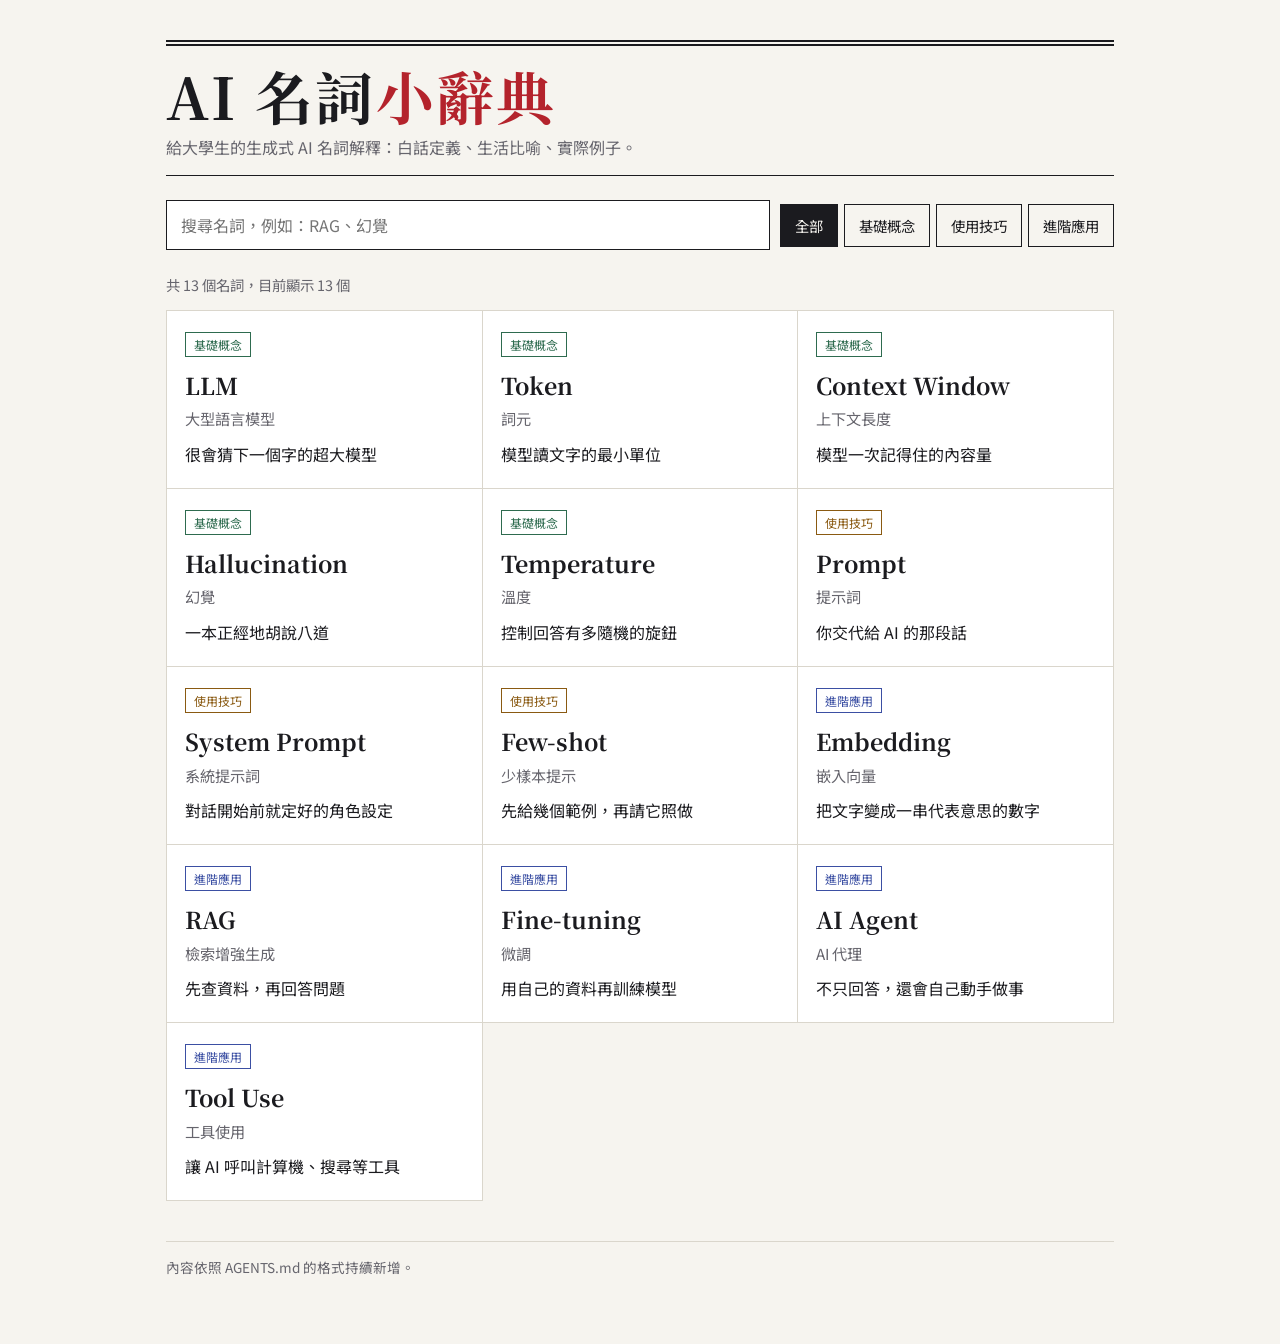
<file: index.html>
<!DOCTYPE html>
<html lang="zh-Hant">
<head>
<meta charset="UTF-8">
<meta name="viewport" content="width=device-width, initial-scale=1">
<title>AI 名詞小辭典</title>
<link rel="preconnect" href="https://fonts.googleapis.com">
<link rel="preconnect" href="https://fonts.gstatic.com" crossorigin>
<link href="https://fonts.googleapis.com/css2?family=Noto+Sans+TC:wght@400;700&family=Noto+Serif+TC:wght@700&display=swap" rel="stylesheet">
<link rel="stylesheet" href="style.css">
</head>
<body>
<div class="page">
  <header class="masthead">
    <h1>AI 名詞<em>小辭典</em></h1>
    <p>給大學生的生成式 AI 名詞解釋：白話定義、生活比喻、實際例子。</p>
  </header>
  <div class="toolbar">
    <input id="search" type="search" placeholder="搜尋名詞，例如：RAG、幻覺" aria-label="搜尋名詞">
    <div class="cats" id="cats" role="group" aria-label="分類"></div>
  </div>
  <p class="count" id="count"></p>
  <div class="entries" id="entries"></div>
  <footer>內容依照 AGENTS.md 的格式持續新增。</footer>
</div>
<script src="terms.js"></script>
<script src="app.js"></script>
</body>
</html>
</file>
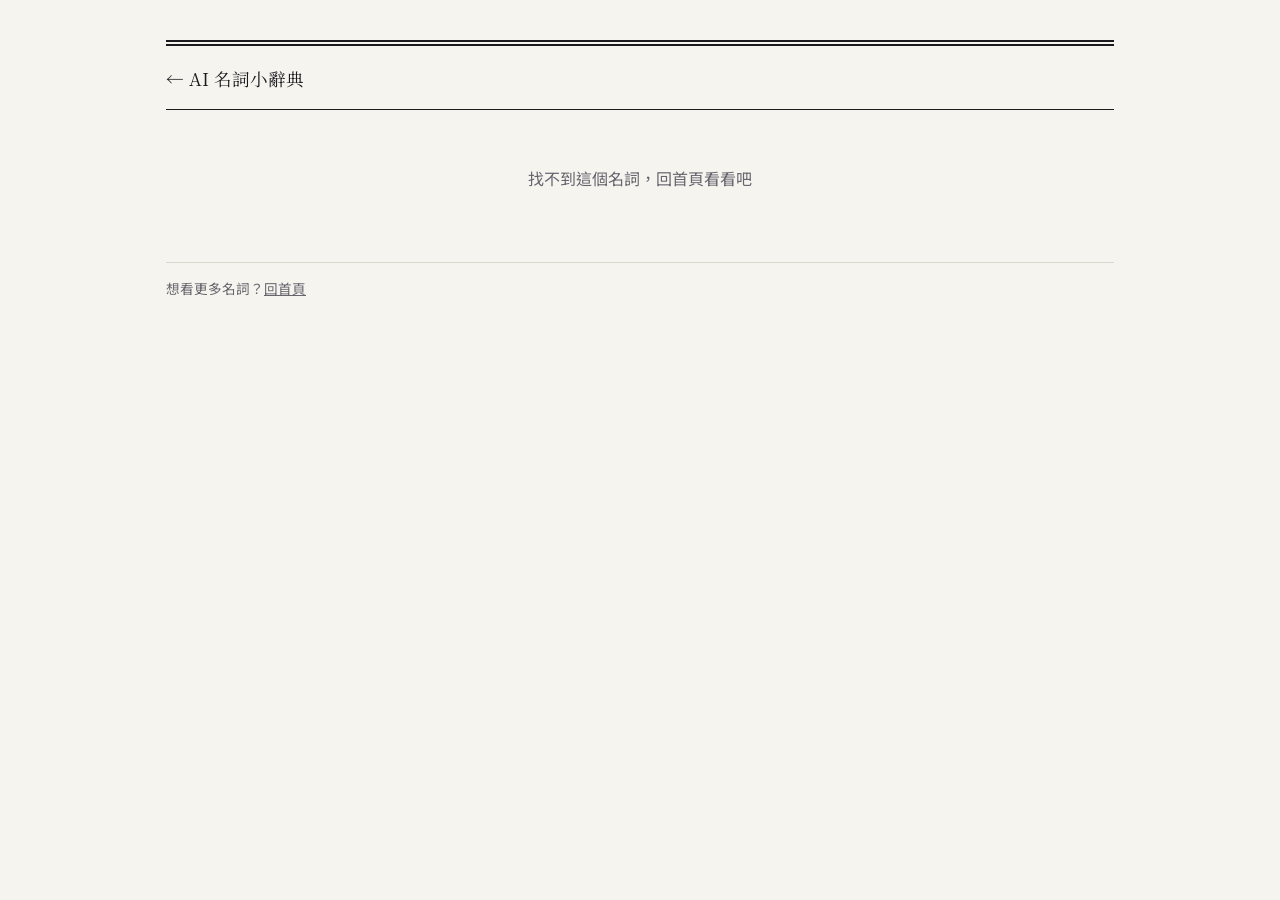
<file: term.html>
<!DOCTYPE html>
<html lang="zh-Hant">
<head>
<meta charset="UTF-8">
<meta name="viewport" content="width=device-width, initial-scale=1">
<title>AI 名詞小辭典</title>
<link rel="preconnect" href="https://fonts.googleapis.com">
<link rel="preconnect" href="https://fonts.gstatic.com" crossorigin>
<link href="https://fonts.googleapis.com/css2?family=Noto+Sans+TC:wght@400;700&family=Noto+Serif+TC:wght@700&display=swap" rel="stylesheet">
<link rel="stylesheet" href="style.css">
</head>
<body>
<div class="page">
  <header class="masthead"><a class="home" href="index.html">← AI 名詞小辭典</a></header>
  <main id="term"></main>
  <footer>想看更多名詞？<a href="index.html">回首頁</a></footer>
</div>
<script src="terms.js"></script>
<script src="app.js"></script>
</body>
</html>
</file>
<file: style.css>
:root{
  --bg:#F6F4EF; --surface:#FFFFFF; --ink:#1B1B1F; --muted:#66656D; --rule:#DAD6CC;
  --red:#B4232C; --chip:#EFEBE2;
  --c1:#2E6B4F; --c2:#8A5A12; --c3:#3B4FA3;
  --serif:"Noto Serif TC","Songti TC",serif; --sans:"Noto Sans TC","PingFang TC",system-ui,sans-serif;
  color-scheme:light;
}
@media (prefers-color-scheme:dark){:root:not([data-theme="light"]){
  --bg:#17171A; --surface:#1F1F23; --ink:#ECEAE4; --muted:#A3A1A8; --rule:#34333A;
  --red:#F06B72; --chip:#2A2A2F; --c1:#6FC59C; --c2:#E0AE5C; --c3:#93A6F2; color-scheme:dark;}}
:root[data-theme="dark"]{--bg:#17171A; --surface:#1F1F23; --ink:#ECEAE4; --muted:#A3A1A8; --rule:#34333A;
  --red:#F06B72; --chip:#2A2A2F; --c1:#6FC59C; --c2:#E0AE5C; --c3:#93A6F2; color-scheme:dark;}
*{box-sizing:border-box}
body{margin:0;background:var(--bg);color:var(--ink);font-family:var(--sans);line-height:1.75}
a{color:inherit}
.page{max-width:980px;margin:0 auto;padding:40px 16px 64px}
:focus-visible{outline:3px solid var(--red);outline-offset:2px}

.masthead{border-top:6px double var(--ink);border-bottom:1px solid var(--ink);padding:18px 0 14px;margin-bottom:24px}
.masthead h1{font-family:var(--serif);font-size:clamp(2.2rem,8vw,3.6rem);margin:0;line-height:1.1;letter-spacing:.04em}
.masthead h1 em{font-style:normal;color:var(--red)}
.masthead p{margin:6px 0 0;color:var(--muted)}
.masthead .home{font-family:var(--serif);text-decoration:none;font-size:1.1rem}

.toolbar{display:flex;flex-wrap:wrap;gap:10px;align-items:center;margin-bottom:22px}
.toolbar input{flex:1 1 240px;font:inherit;padding:10px 14px;border:1.5px solid var(--ink);background:var(--surface);color:var(--ink);border-radius:0}
.cats{display:flex;gap:6px;flex-wrap:wrap}
.cats button{font:inherit;font-size:.9rem;padding:8px 14px;border:1.5px solid var(--ink);background:transparent;color:var(--ink);cursor:pointer}
.cats button[aria-pressed="true"]{background:var(--ink);color:var(--bg)}
.count{color:var(--muted);font-size:.9rem;margin:0 0 12px}

.entries{display:grid;grid-template-columns:repeat(auto-fill,minmax(260px,1fr));gap:0;border-top:1px solid var(--rule);border-left:1px solid var(--rule)}
.entry{display:block;text-decoration:none;padding:18px 18px 20px;border-right:1px solid var(--rule);border-bottom:1px solid var(--rule);background:var(--surface)}
.entry:hover .head{color:var(--red)}
.head{font-family:var(--serif);font-size:1.45rem;font-weight:700;margin:0}
.zh{color:var(--muted);font-size:.95rem;margin:0 0 8px}
.entry p.line{margin:0}
.cat{display:inline-block;font-size:.75rem;padding:1px 8px;margin-bottom:8px;border:1px solid currentColor}
.cat[data-c="基礎概念"]{color:var(--c1)} .cat[data-c="使用技巧"]{color:var(--c2)} .cat[data-c="進階應用"]{color:var(--c3)}
.empty{padding:30px;text-align:center;color:var(--muted)}

/* term page */
.term-title{font-family:var(--serif);font-size:clamp(2.4rem,9vw,4rem);margin:4px 0 0;line-height:1.1}
.term-zh{font-size:1.25rem;color:var(--muted);margin:4px 0 24px}
.oneliner{font-family:var(--serif);font-size:1.35rem;border-left:5px solid var(--red);padding:2px 0 2px 14px;margin:0 0 30px}
.block{display:grid;grid-template-columns:120px 1fr;gap:16px;padding:16px 0;border-top:1px solid var(--rule)}
.block h2{font-family:var(--serif);font-size:1.05rem;margin:0;color:var(--red)}
.block p{margin:0}
.related{display:flex;gap:8px;flex-wrap:wrap}
.related a{text-decoration:none;background:var(--chip);padding:4px 12px;font-size:.92rem}
.related a:hover{color:var(--red)}
.meta{color:var(--muted);font-size:.85rem;margin-top:30px}
footer{margin-top:40px;color:var(--muted);font-size:.85rem;border-top:1px solid var(--rule);padding-top:14px}
@media (max-width:560px){.block{grid-template-columns:1fr;gap:4px}}
</file>
